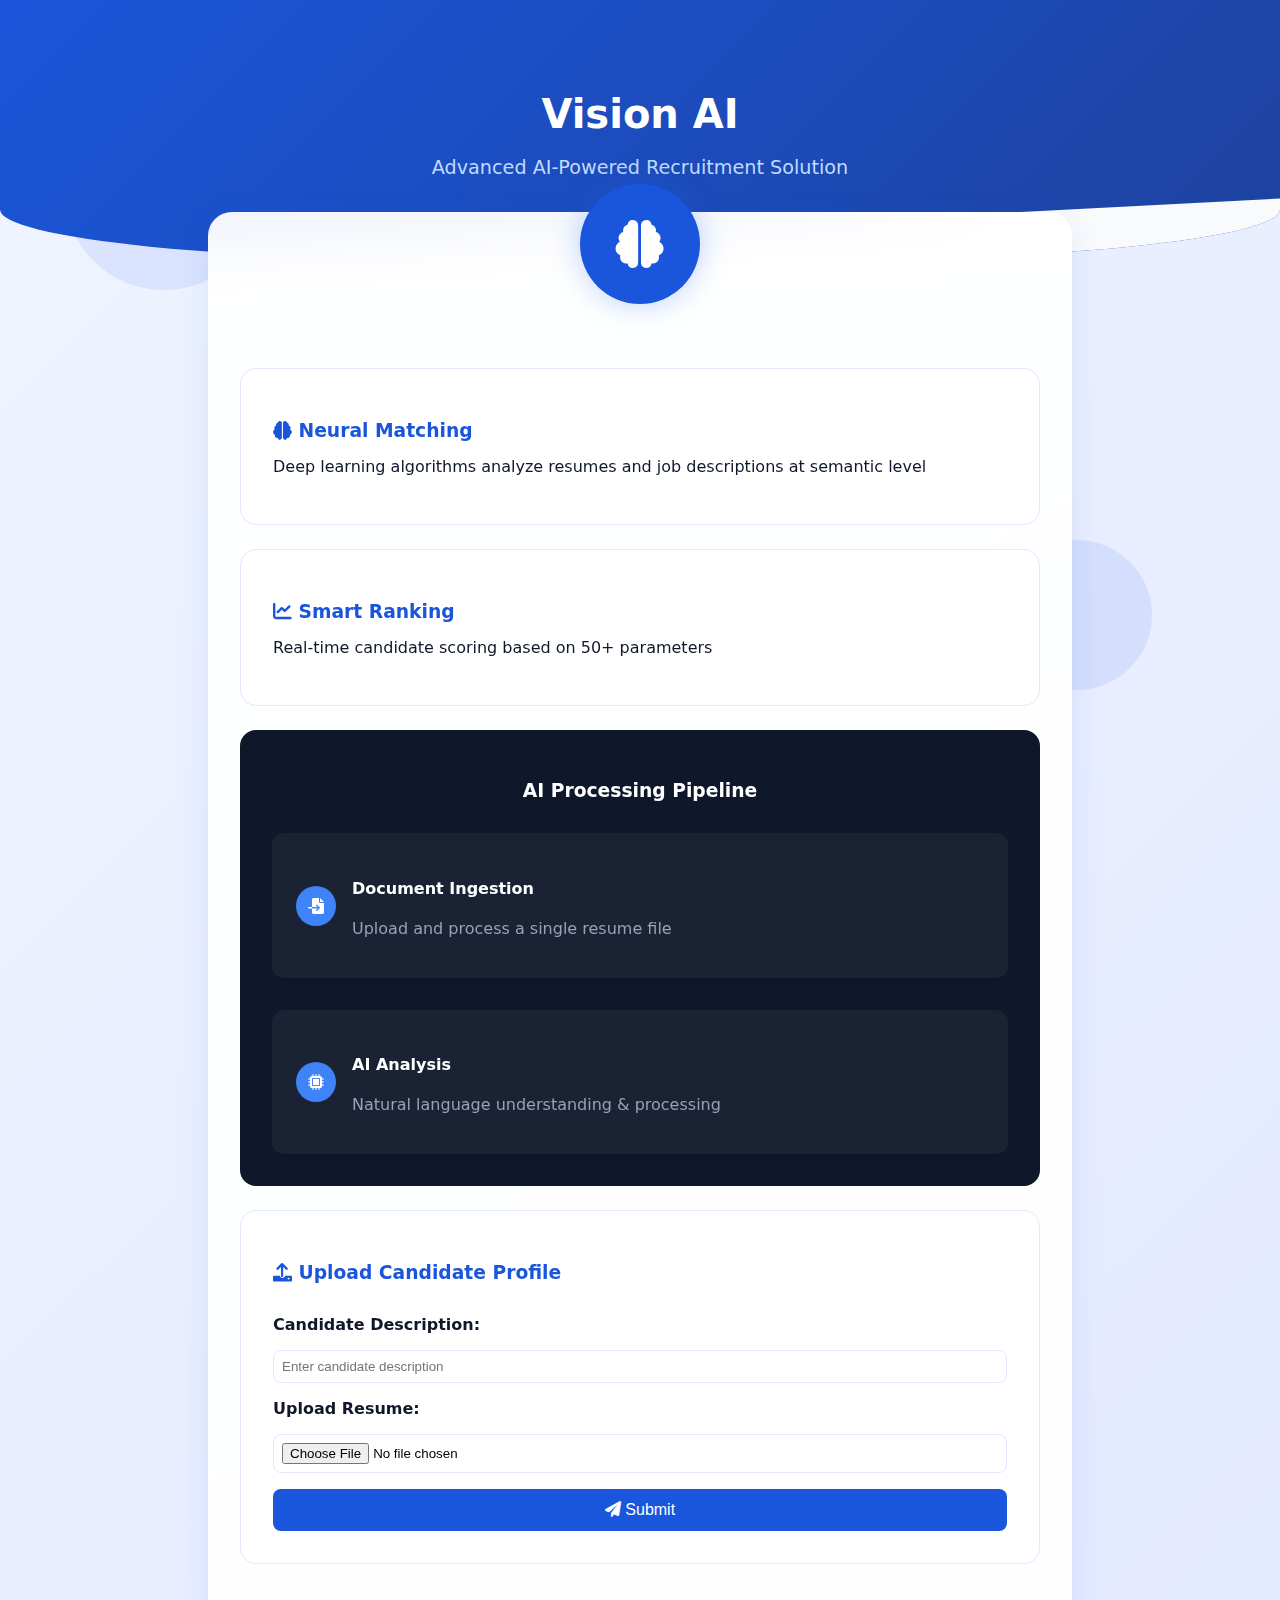
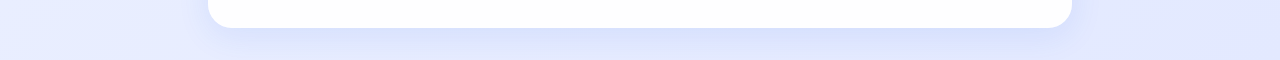
<file: index.html>
<!DOCTYPE html>
<html lang="en">
<head>
  <meta charset="UTF-8" />
  <meta name="viewport" content="width=device-width, initial-scale=1.0"/>
  <title>Vision AI | Smart Recruitment</title>
  <link rel="stylesheet" href="https://cdnjs.cloudflare.com/ajax/libs/font-awesome/6.0.0/css/all.min.css"/>
  <style>
    :root {
      --primary: #1A56DB;
      --secondary: #1E429F;
      --accent: #3F83F8;
      --ai-blue: #2563EB;
      --deep-space: #0F172A;
      --background: #F8FAFC;
    }

    body {
      background: linear-gradient(135deg, #F0F4FF 0%, #E3E9FF 100%);
      min-height: 100vh;
      font-family: 'Inter', system-ui, sans-serif;
      margin: 0;
      padding: 0;
    }

    .ai-header {
      background: linear-gradient(135deg, var(--primary), var(--secondary));
      padding: 4rem 2rem;
      text-align: center;
      position: relative;
      overflow: hidden;
      border-bottom-left-radius: 40% 20%;
      border-bottom-right-radius: 40% 20%;
    }

    .ai-header::after {
      content: "";
      position: absolute;
      bottom: -30px;
      left: 0;
      right: 0;
      height: 60px;
      background: var(--background);
      transform: skewY(-3deg);
      z-index: 1;
    }

    .ai-core {
      background: rgba(255, 255, 255, 0.95);
      backdrop-filter: blur(20px);
      border-radius: 1.5rem;
      box-shadow: 0 8px 32px rgba(37, 99, 235, 0.1);
      margin: -50px auto 2rem;
      max-width: 800px;
      position: relative;
      z-index: 2;
      padding: 2rem;
    }

    .brain-animation {
      width: 120px;
      height: 120px;
      background: var(--primary);
      border-radius: 50%;
      margin: -60px auto 2rem;
      position: relative;
      animation: pulse 2s infinite;
      box-shadow: 0 0 30px rgba(37, 99, 235, 0.3);
    }

    .brain-animation::after {
      content: "\f5dc";
      font-family: "Font Awesome 5 Free";
      font-weight: 900;
      color: white;
      font-size: 3rem;
      position: absolute;
      top: 50%;
      left: 50%;
      transform: translate(-50%, -50%);
    }

    .ai-features {
      display: grid;
      gap: 1.5rem;
      padding: 2rem 0;
    }

    .ai-card {
      background: white;
      padding: 2rem;
      border-radius: 1rem;
      border: 1px solid #E0E7FF;
      transition: all 0.3s cubic-bezier(0.4, 0, 0.2, 1);
    }

    .ai-card:hover {
      transform: translateY(-5px);
      box-shadow: 0 8px 24px rgba(37, 99, 235, 0.1);
      border-color: var(--accent);
    }

    .ai-process {
      background: var(--deep-space);
      color: white;
      padding: 2rem;
      border-radius: 1rem;
      position: relative;
      overflow: hidden;
    }

    .process-steps {
      display: grid;
      gap: 2rem;
      margin-top: 2rem;
    }

    .process-step {
      display: flex;
      align-items: center;
      gap: 1rem;
      padding: 1.5rem;
      background: rgba(255, 255, 255, 0.05);
      border-radius: 0.75rem;
      position: relative;
    }

    .step-icon {
      width: 40px;
      height: 40px;
      background: var(--accent);
      border-radius: 50%;
      display: flex;
      align-items: center;
      justify-content: center;
    }

    @keyframes pulse {
      0% { transform: scale(0.95); opacity: 0.8; }
      50% { transform: scale(1); opacity: 1; }
      100% { transform: scale(0.95); opacity: 0.8; }
    }

    .floating-shapes div {
      position: absolute;
      background: rgba(37, 99, 235, 0.1);
      border-radius: 50%;
      animation: float 20s infinite linear;
    }

    @keyframes float {
      0% { transform: translateY(0) rotate(0deg); }
      50% { transform: translateY(-20px) rotate(180deg); }
      100% { transform: translateY(0) rotate(360deg); }
    }

    /* New styles for form */
    .upload-form {
      display: flex;
      flex-direction: column;
      gap: 1rem;
      margin-top: 2rem;
    }

    .upload-form label {
      font-weight: bold;
      color: var(--deep-space);
    }

    .upload-form input[type="text"],
    .upload-form input[type="file"] {
      padding: 0.5rem;
      border: 1px solid #E0E7FF;
      border-radius: 0.5rem;
    }

    .upload-form button {
      padding: 0.75rem;
      background-color: var(--primary);
      color: white;
      border: none;
      border-radius: 0.5rem;
      cursor: pointer;
      font-size: 1rem;
    }

    .upload-form button:hover {
      background-color: var(--secondary);
    }
  </style>
</head>
<body>
  <div class="floating-shapes">
    <div style="width: 200px; height: 200px; top: 10%; left: 5%"></div>
    <div style="width: 150px; height: 150px; top: 60%; right: 10%"></div>
  </div>

  <header class="ai-header">
    <h1 style="color: white; font-size: 2.5rem; margin-bottom: 1rem;">Vision AI</h1>
    <p style="color: #BFDBFE; font-size: 1.2rem;">Advanced AI-Powered Recruitment Solution</p>
  </header>

  <main class="ai-core">
    <div class="brain-animation"></div>

    <div class="ai-features">
      <div class="ai-card">
        <h3 style="color: var(--primary); margin-bottom: 1rem;">
          <i class="fas fa-brain"></i> Neural Matching
        </h3>
        <p style="color: var(--deep-space);">Deep learning algorithms analyze resumes and job descriptions at semantic level</p>
      </div>

      <div class="ai-card">
        <h3 style="color: var(--primary); margin-bottom: 1rem;">
          <i class="fas fa-chart-line"></i> Smart Ranking
        </h3>
        <p style="color: var(--deep-space);">Real-time candidate scoring based on 50+ parameters</p>
      </div>

      <div class="ai-process">
        <h3 style="color: white; text-align: center; margin-bottom: 2rem;">AI Processing Pipeline</h3>
        <div class="process-steps">
          <div class="process-step">
            <div class="step-icon">
              <i class="fas fa-file-import" style="color: white;"></i>
            </div>
            <div>
              <h4 style="color: white;">Document Ingestion</h4>
              <p style="color: #94A3B8;">Upload and process a single resume file</p>
            </div>
          </div>

          <div class="process-step">
            <div class="step-icon">
              <i class="fas fa-microchip" style="color: white;"></i>
            </div>
            <div>
              <h4 style="color: white;">AI Analysis</h4>
              <p style="color: #94A3B8;">Natural language understanding & processing</p>
            </div>
          </div>
        </div>
      </div>

      <!-- New Form Section -->
      <div class="ai-card">
        <h3 style="color: var(--primary); margin-bottom: 1rem;">
          <i class="fas fa-upload"></i> Upload Candidate Profile
        </h3>
        <form class="upload-form" action="/upload" method="post" enctype="multipart/form-data">
          <label for="description">Candidate Description:</label>
          <input type="text" id="description" name="description" placeholder="Enter candidate description" required />

          <label for="resume">Upload Resume:</label>
          <input type="file" id="resume" name="resume" accept=".pdf,.doc,.docx" required />

          <button type="submit"><i class="fas fa-paper-plane"></i> Submit</button>
        </form>
      </div>
    </div>
  </main>

  <script>
    // Add dynamic interactions
    document.querySelectorAll('.ai-card').forEach(card => {
      card.addEventListener('mouseenter', () => {
        card.style.transform = 'translateY(-5px) scale(1.02)';
      });
      card.addEventListener('mouseleave', () => {
        card.style.transform = 'translateY(0) scale(1)';
      });
    });
  </script>
</body>
</html>
</file>
